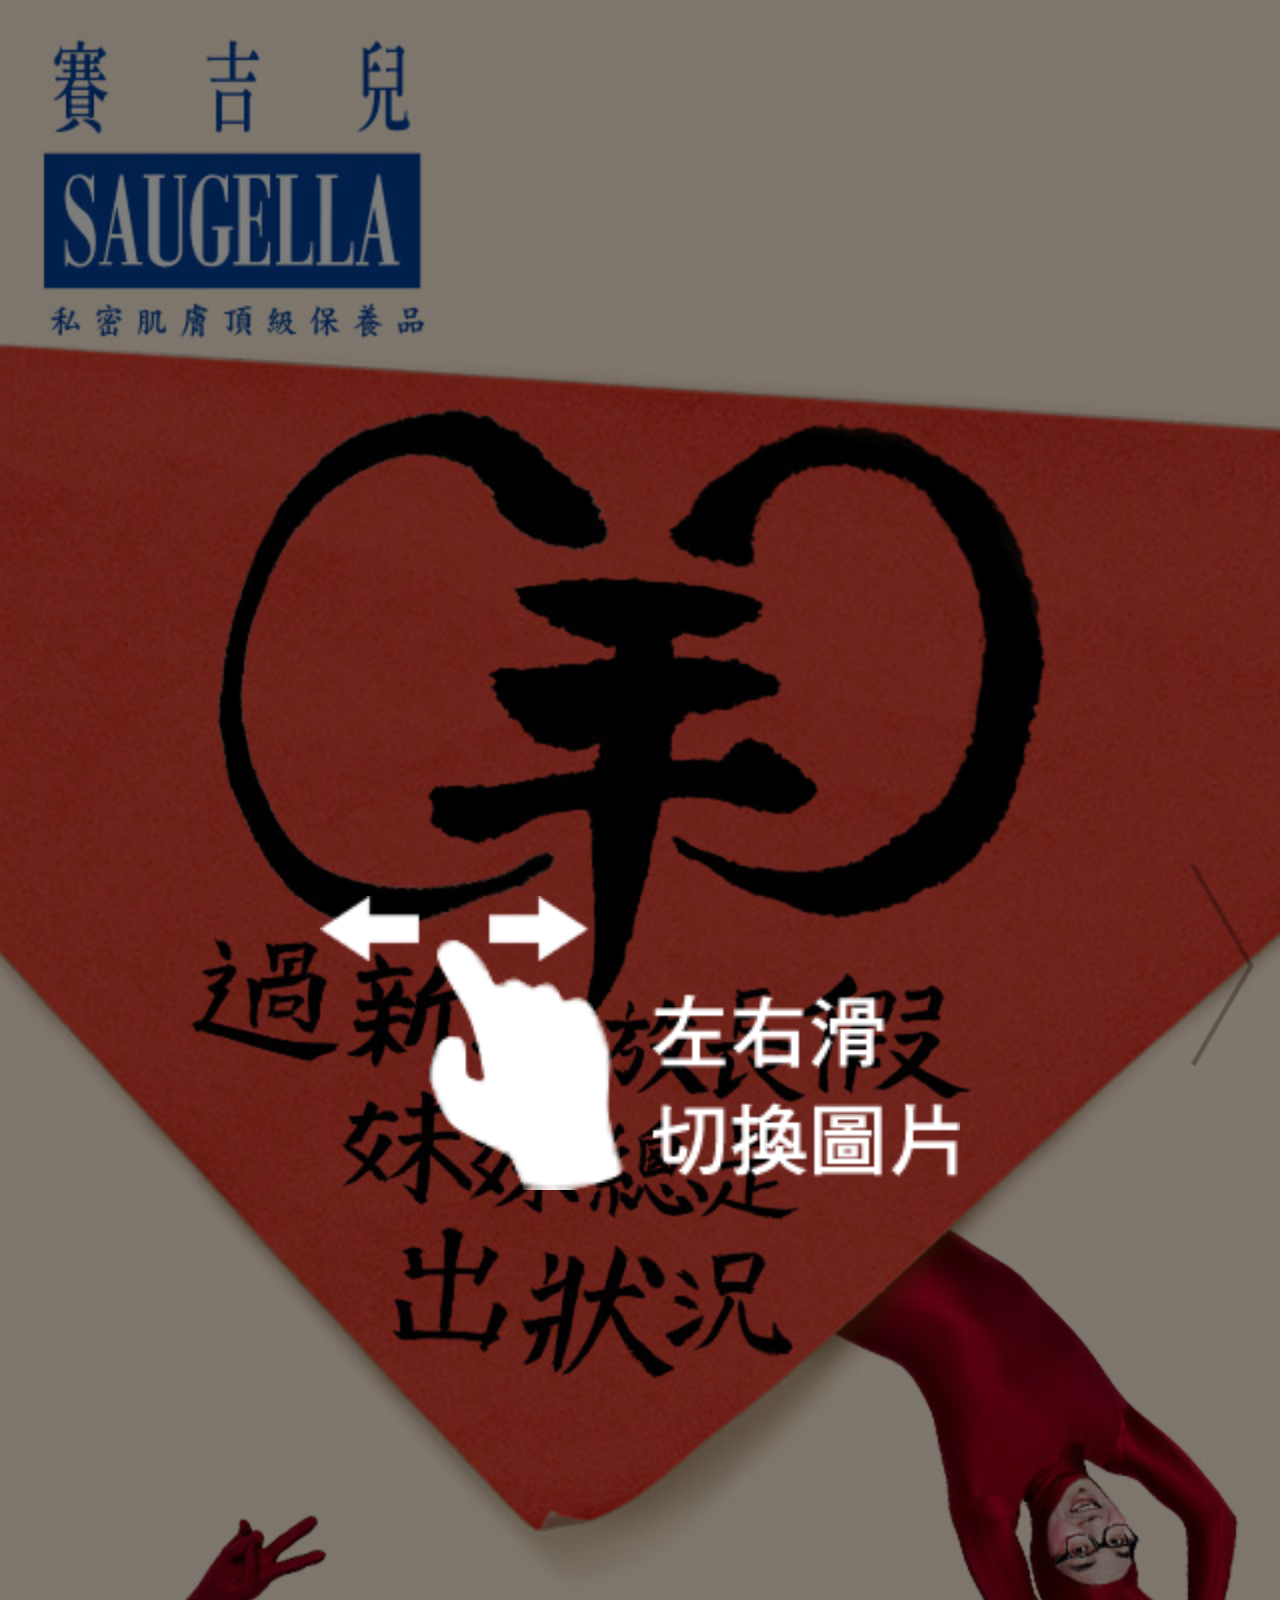
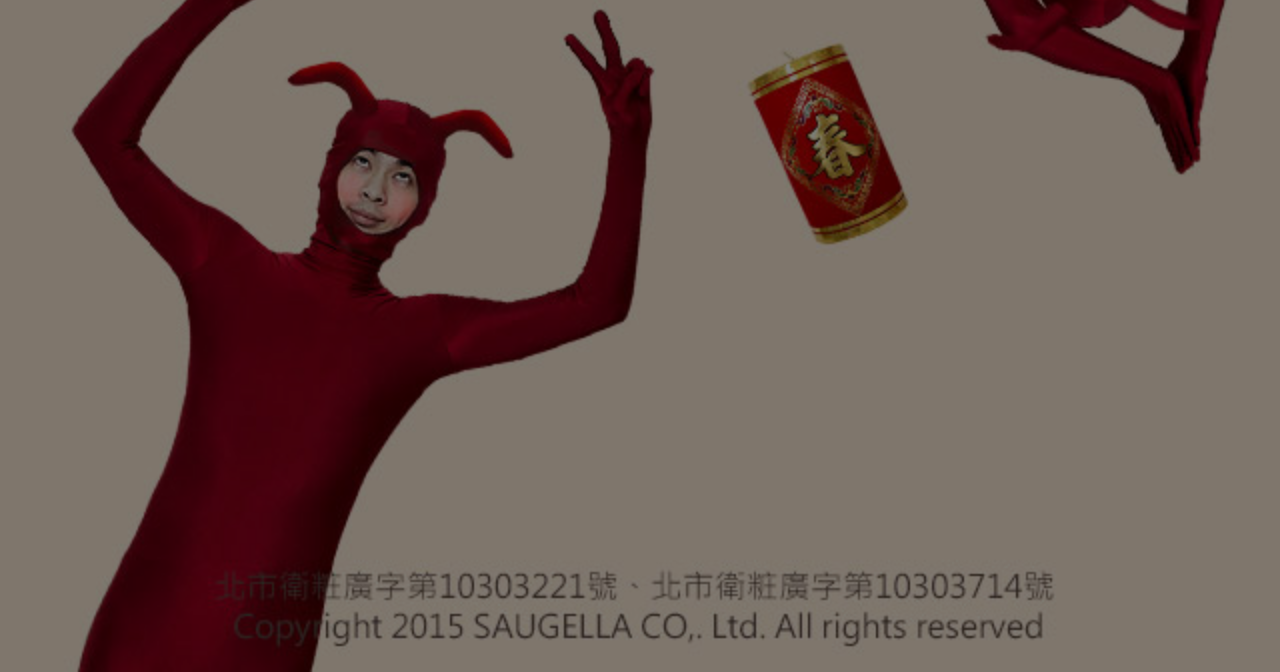
<file: index.html>
<!DOCTYPE html>
<html lang="zh-tw">
<head>
<meta content="text/html; charset=utf-8" http-equiv="Content-Type" />
<title>賽吉兒 | 不讓細菌過好年</title>
<!-- <meta content="width=device-width, initial-scale=1.0" name="viewport" /> -->
<meta property="og:type" content="website">
<meta content="賽吉兒 | 不讓細菌過好年" name="title" />
<meta content="Saugella,賽吉兒,菁萃潔浴凝露,清潔賽吉兒,保養賽吉兒,私密賽吉兒,妹妹賽吉兒,弱酸賽吉兒,天然乳酸賽吉兒,妹妹,私密,私處,陰部,弱酸,ph3.5,清潔,保養,黏膩,悶熱,癢癢,悶濕,白金三元素,潔淨,調理,酸平衡,阿爾卑斯山深層水,鼠尾草,天然乳酸"name="keywords" />
<meta content="過新年放長假，喜歡泡湯、穿緊身褲、久坐打麻將的女生們注意了，小心私密處悶久了孳生細菌，快來看看賽吉兒如何消滅它們！分享活動還能抽賽吉兒保養組唷^^" name="description" />
<meta property="og:title" content="賽吉兒 | 不讓細菌過好年" />
<meta property="og:description" content="過新年放長假，喜歡泡湯、穿緊身褲、久坐打麻將的女生們注意了，小心私密處悶久了孳生細菌，快來看看賽吉兒如何消滅它們！分享活動還能抽賽吉兒保養組唷^^" />
<meta property="og:url" content="http://saugella-cny.campaigns.com.tw/" />
<meta property="og:image" content="http://saugella-cny.campaigns.com.tw/img/fb.jpg" />
<link rel="short icon" href="img/16x16.ico">
<!--[if lt IE 9]>
<script src="//html5shiv.googlecode.com/svn/trunk/html5.js"></script>
<![endif]-->
<script src="scripts/bzDetect.js" type="text/javascript"></script>
<script type="text/javascript">
         if(navigator.platform.indexOf("Win") == 0 || navigator.platform.indexOf("Mac") == 0){
        } else {
            if (!Array.prototype.indexOf) {
                Array.prototype.indexOf = function (elt /*, from*/) {
                    var len = this.length >>> 0;
    
                    var from = Number(arguments[1]) || 0;
                    from = (from < 0)
                         ? Math.ceil(from)
                         : Math.floor(from);
                    if (from < 0)
                        from += len;
    
                    for (; from < len; from++) {
                        if (from in this &&
                            this[from] === elt)
                            return from;
                    }
                    return -1;
                };
            }
            var url=window.location.toString();
            var str="";
            if(url.indexOf("?")!=-1){
                window.location.href="m/?"+url.split("?")[1];
            } else {
                window.location.href="m/";
            }
        }

    </script>
<!--css-->
<link href="css/reset.css" rel="stylesheet" type="text/css"/>
<link href="css/all.css" rel="stylesheet" type="text/css"/>
</head>
<body ondragstart="return false;" onselectstart="return false;">
    <div class="display:none">
        <img src="img/loading.gif"/>
    </div>
    <div class="wrapper">
    <div class="content">
        <div class="cut cut1" start="0" end="42" middle="48">
            <div class="B1" scroll-start="1" scroll-end="10" scroll-start2="20" scroll-end2="33"><img src="img/B1.png"></div>
            <div class="A1" scroll-start="1" scroll-end="10" scroll-start2="20" scroll-end2="33"></div>
            <div class="M1" scroll-start="1" scroll-end="10" scroll-start2="20" scroll-end2="33"><img src="img/M1.png"></div>
            <div class="mask"></div>
            <div class="P1" scroll-start="7" scroll-end="11" scroll-start2="27" scroll-end2="42"><img src="img/P1.png"></div>
            <div class="kv" scroll-start="25" scroll-end="33"><img src="img/kv.png"></div>
            <div class="scrolltip" scroll-start="25" scroll-end="31" scroll-start2="31" scroll-end2="33"></div>
        </div>
        <div class="cut cut2" start="30" middle="48" end="65">
            <div class="B2" scroll-start="30" scroll-end="42" scroll-start2="52" scroll-end2="65"></div>
            <div class="A2" scroll-start="30" scroll-end="42" scroll-start2="52" scroll-end2="65"></div>
            <div class="M2" scroll-start="30" scroll-end="42" scroll-start2="52" scroll-end2="65"></div>
            <div class="w2-r" scroll-start="42" scroll-end="45" scroll-start2="52" scroll-end2="55"><img src="img/w2-r.png"></div>
            <div class="w2-l" scroll-start="42" scroll-end="45" scroll-start2="52" scroll-end2="55"><img src="img/w2-l.png"></div>
        </div>
        <div class="cut cut3" start="55" middle="78" end="100">
            <div class="MB3" scroll-start="58" scroll-end="74" scroll-start2="73" scroll-end2="77"><img src="img/MB3.png"></div>
            <div class="MBA3" scroll-start="73" scroll-end="76" scroll-start2="84" scroll-end2="100"></div>
            <div class="A3" scroll-start="58" scroll-end="74" scroll-start2="73" scroll-end2="77"><img src="img/A3.png"></div>
            <div class="w3-t" scroll-start="73" scroll-end="75" scroll-start2="84" scroll-end2="86"><img src="img/w3-t.png"></div>
            <div class="P2" scroll-start="58" scroll-end="74" scroll-start2="84" scroll-end2="94"><img src="img/P2.png"></div>
        </div>
        <div class="cut cut4" start="95" middle="111" end="133">
            <div class="M4" scroll-start="95" scroll-end="106" scroll-start2="116" scroll-end2="133"></div>
            <div class="B4" scroll-start="95" scroll-end="106" scroll-start2="116" scroll-end2="130"></div>
            <div class="A4" scroll-start="95" scroll-end="106" scroll-start2="116" scroll-end2="130"></div>
            <div class="w4-r" scroll-start="106" scroll-end="109" scroll-start2="116" scroll-end2="120"><img src="img/w4-r.png"></div>
            <div class="w4-l" scroll-start="106" scroll-end="109" scroll-start2="116" scroll-end2="120"><img src="img/w4-l.png"></div>
        </div>
        <div class="cut cut5" start="130" middle="146" end="165">
            <div class="P5" scroll-start="135" scroll-end="141" scroll-start2="155" scroll-end2="163"><img src="img/P2.png"></div>
            <div class="A5" scroll-start="130" scroll-end="141" scroll-start2="151" scroll-end2="165"></div>
            <div class="M5" scroll-start="130" scroll-end="141" scroll-start2="151" scroll-end2="165"></div>
            <div class="B5" scroll-start="130" scroll-end="141" scroll-start2="151" scroll-end2="165"></div>
            <div class="w5-r" scroll-start="140" scroll-end="143" scroll-start2="151" scroll-end2="153"><img src="img/w5-r.png"></div>
            <div class="w5-l" scroll-start="140" scroll-end="143" scroll-start2="151" scroll-end2="153"><img src="img/w5-l.png"></div>
        </div>
        <div class="cut cut6" start="149" middle="170" end="190">
            <div class="M6" scroll-start="153" scroll-end="165" scroll-start2="176" scroll-end2="188"></div>
            <div class="T6" scroll-start="149" scroll-end="163" scroll-start2="176" scroll-end2="190"><img src="img/T6.png"></div>
            <div class="A6" scroll-start="153" scroll-end="165" scroll-start2="176" scroll-end2="188"></div>
            <div class="B6" scroll-start="153" scroll-end="165" scroll-start2="176" scroll-end2="188"></div>
            <div class="w6-r" scroll-start="165" scroll-end="167" scroll-start2="176" scroll-end2="180"><img src="img/w6-r.png"></div>
            <div class="w6-l" scroll-start="165" scroll-end="167" scroll-start2="176" scroll-end2="180"><img src="img/w6-l.png"></div>
        </div>
        <div class="cut cut7" start="186" middle="201" end="222">
            <div class="MBA7" scroll-start="186" scroll-end="196"></div>
            <div class="P7" scroll-start="186" scroll-end="196" scroll-start2="196" scroll-end2="199"><img src="img/P2.png"></div>
            <div class="Pd8" scroll-start="211" scroll-end="218" scroll-start2="220" scroll-end2="222"><img src="img/Pd8.png"></div>
            <div class="P3_1" scroll-start="195" scroll-end="198" scroll-start2="197" scroll-end2="200"><img src="img/P3_1.png"></div>
            <div class="w7-t" scroll-start="196" scroll-end="199" scroll-start2="205" scroll-end2="207"><img src="img/w7-t.png"></div>
            <div class="w7-d" scroll-start="196" scroll-end="199" scroll-start2="205" scroll-end2="207"><img src="img/w7-d.png"></div>
            <div class="P3" scroll-start="196" scroll-end="206" scroll-start2="205" scroll-end2="210"><img src="img/P3.png"></div>
            <div class="P3_2" scroll-start="205" scroll-end="208" scroll-start2="211" scroll-end2="213"><img src="img/P3_2.png"></div>
            <div class="ss" scroll-start="205" scroll-end="208" scroll-start2="211" scroll-end2="213">
                <div class="s1"><img src="img/1.png"></div>
                <div class="s2"><img src="img/2.png"></div>
                <div class="s3"><img src="img/3.png"></div>
                <div class="s4"><img src="img/4.png"></div>
                <div class="s5"><img src="img/5.png"></div>
                <div class="s6"><img src="img/6.png"></div>
            </div>
        </div>
        <div class="cut cut8" scroll-start2="238" scroll-end2="245" start="222" middle="238" end="245">
            <div class="MBA8" scroll-start="222" scroll-end="224" scroll-start2="251" scroll-end2="245"></div>
            <div class="w8-r" scroll-start="225" scroll-end="228" scroll-start2="251" scroll-end2="245"><img src="img/w8-r.png"></div>
            <div class="w8-l" scroll-start="225" scroll-end="228" scroll-start2="251" scroll-end2="245"><img src="img/w8-l.png"></div>
        </div>
        <div class="cut cut9" start="245" middle="260" end="270">
            <div class="Pd9" scroll-start="245" scroll-end="247" scroll-start2="248" scroll-end2="250"><img src="img/Pd9.png"></div>
            <div class="w9-l" scroll-start="247" scroll-end="262" scroll-start2="263" scroll-end2="265"><img src="img/w9-l.png"></div>
            <div class="w9-r" scroll-start="255" scroll-end="258" scroll-start2="259" scroll-end2="261"><img src="img/w9-r.png"></div>
            <div class="ending">
                <div class="ending_FB" onclick="alert('感謝您的熱情參與，活動已於2/13結束，得獎名單將於2/26公佈於本活動網站，敬請期待！'); GT('index','clk','btn_share2');"></div>
                <div class="top"></div>
            </div>
        </div>
    </div>
    <div class="logo" onclick="outlink('off');GT('index','clk','btn_logo');"><img src="img/logo.png"></div>
    <div class="fb_share" onclick="alert('感謝您的熱情參與，活動已於2/13結束，得獎名單將於2/26公佈於本活動網站，敬請期待！');GT('index','clk','btn_share1');"></div>
    <div class="next"></div>
    <div class="music"></div>
    <div class="footer">Copyright 2015 SAUGELLA CO,. Ltd. All rights reserved
    </div>
    <div class="identify">北市衛粧廣字第10303221號、北市衛粧廣字第10303714號</br></div>
    <audio>
        <source src="music/m.mp3">
    </audio>
        <div class="menuBox">
            <div class="menu">
                <div class="nav" onclick="clickto('event');GT('menu ','clk','btn_m1');"><img src="img/menu0.png"></div>
                <div class="nav" onclick="clickto('list');GT('menu ','clk','btn_m2');"><img src="img/menu1.png"></div>
                <div class="nav" onclick="outlink('fb');GT('menu ','clk','btn_m3');"><img src="img/menu2.png"></div>
                <div class="nav" onclick="outlink('off');GT('menu ','clk','btn_m4');"><img src="img/menu3.png"></div>
                <div class="nav" onclick="outlink('shop');GT('menu ','clk','btn_m5');"><img src="img/menu4.png"></div>
            </div>
        </div>
    </div>
    <div class="lb">
        <div class="lbbg"></div>
        <div class="gu event">
            <div class="eclose" onclick="clickto('eclose');"><img src="img/close.png"></div>
            <div class="etit"><img src="img/etit.png"></div> 
            <div class="econtentBox">
                <div class="econtent"><img src="img/eventguide.png">
                    <a class="mail1" href="mailto:event@inspiredigital.com.tw"></a>
                </div>
            </div>
        </div>
        <div class="gu privicy">
            <div class="pclose" onclick="clickto('pclose');"><img src="img/close.png"></div>
            <div class="ptit"><img src="img/ptit.png"></div> 
            <div class="econtentBox">
                <div class="econtent"><img src="img/privicy.png">
                <a class="mail2" href="mailto:event@inspiredigital.com.tw"></a>
                </div>
            </div>
        </div>
        <div class="part part1">
            <div class="partbg"></div>
            <div class="close close1" onclick="clickto('close1');"><img src="img/close.png"></div>
            <div class="liketit"><img src="img/liketit.png"></div> 
            <iframe class="page" src="http://www.facebook.com/plugins/likebox.php?href=https%3A%2F%2Fwww.facebook.com%2FSAUGELLA.TAIWAN&amp;width&amp;height=258&amp;colorscheme=light&amp;show_faces=true&amp;header=false&amp;stream=false&amp;show_border=false&amp;appId=1551365315120321" scrolling="no" frameborder="0" style="border:none; overflow:hidden; height:258px;" allowTransparency="true"></iframe> 
        </div>
        <div class="part part2">
            <div class="partbg"></div>
            <div class="sharetit"><img src="img/sharetit.png"></div> 
            <div class="sharebtn" onclick="clickto('sharebtn');"><img src="img/sharebtn.gif"></div>
            <div class="noshare" onclick="clickto('noshare');"><img src="img/noshare.png"></div>
        </div>
        <div class="part part3">
            <div class="partbg"></div>
            <div class="close close3" onclick="clickto('close3');"><img src="img/close.png"></div>
            <div class="filetit"><img src="img/filetit.png"></div>
            <div class="form">
                <form class="q-text" name="q-text" id="q-text">
                    <input type="text" id="Name"  name="Name"   maxlength="20" class="textstyle">
                    <input type="text" id="tel" name="tel"  maxlength="10" class="textstyle" >
                    <input type="text" name="email" id="email" maxlength="50" class="textstyle">
                    <select id="zone1" name="zone1" class="zone1style">
                    </select>
                    <select id="zone2" name="zone2" class="zone2style">
                    </select>
                    <input type="text" name="address"  id="address"  maxlength="50" class="textstyle">
                    <input  id="zipcode" name="zipcode" type="text" class="zipcode"  disabled="disabled" style="display:none"/>
                    <div class="checkbox">
                        <input type="checkbox" name="readRule" id="readRule">
                    </div>
                </form>
            </div>
            <a class="openp" onclick="clickto('openp');">個資蒐集聲明</a>
            <div class="send" onclick="checkStep1form();"><img src="img/send.gif"></div>
        </div>
    </div>
    <div class="loading">
        <div class="loadingbg"></div>
        <div class="loadingicon">
            <img src="img/loading.gif"/>
        </div>
    </div>

</body>
<script src="scripts/modernizr-latest.js" type="text/javascript"></script>
<script src="scripts/jquery-1.10.2.min.js" type="text/javascript"></script>
<script src="scripts/jquery.easing.1.3.min.js" type="text/javascript"></script>
<script src="scripts/jquery.jscrollpane.js" type="text/javascript"></script>
<script src="scripts/jquery.mousewheel.min.js" type="text/javascript"></script>
<script src="js/tracking.js" type="text/javascript"></script>
<script src="js/check.js"  type="text/javascript"></script>
<script src="js/address.js"  type="text/javascript"></script>
<script src="js/index.js" type="text/javascript"></script>
<script src="js/fb.js" type="text/javascript"></script>
<script>
    if(isIE8){
        $('div.music').hide();

    }else{
        var audioObj = document.getElementsByTagName('audio')[0],
             musicState = 0;

        $.aniMusicObj = $({aniVolumn:0.8});
        audioObj.addEventListener('ended', function(){
            this.currentTime = 0;
            this.play();
        }, false);
        audioObj.play();
        audioObj.volume = 0.8;

        $('div.music').click(function(){
            if(musicState == 0){
                $(this).css({'background-position':-15+'px  '+0});
                musicState = 1;
                $.aniMusicObj.stop().animate(
                    {aniVolumn:0},{
                        step:function(now,fx){
                            audioObj.volume = now;
                        },
                        duration:500,
                        complete:function(){
                            audioObj.pause();
                        }
                    });
            }else{
                $(this).css({'background-position':0+' '+0});
                musicState = 0;
                $.aniMusicObj.stop().animate(
                {aniVolumn:0.8},
                    {
                        step:function(now,fx){
                            audioObj.volume = now;
                        },
                        duration:500,
                        complete:function(){
                            audioObj.play();
                        }
                });
            }

        });


    

    }
</script>
</html>
</file>
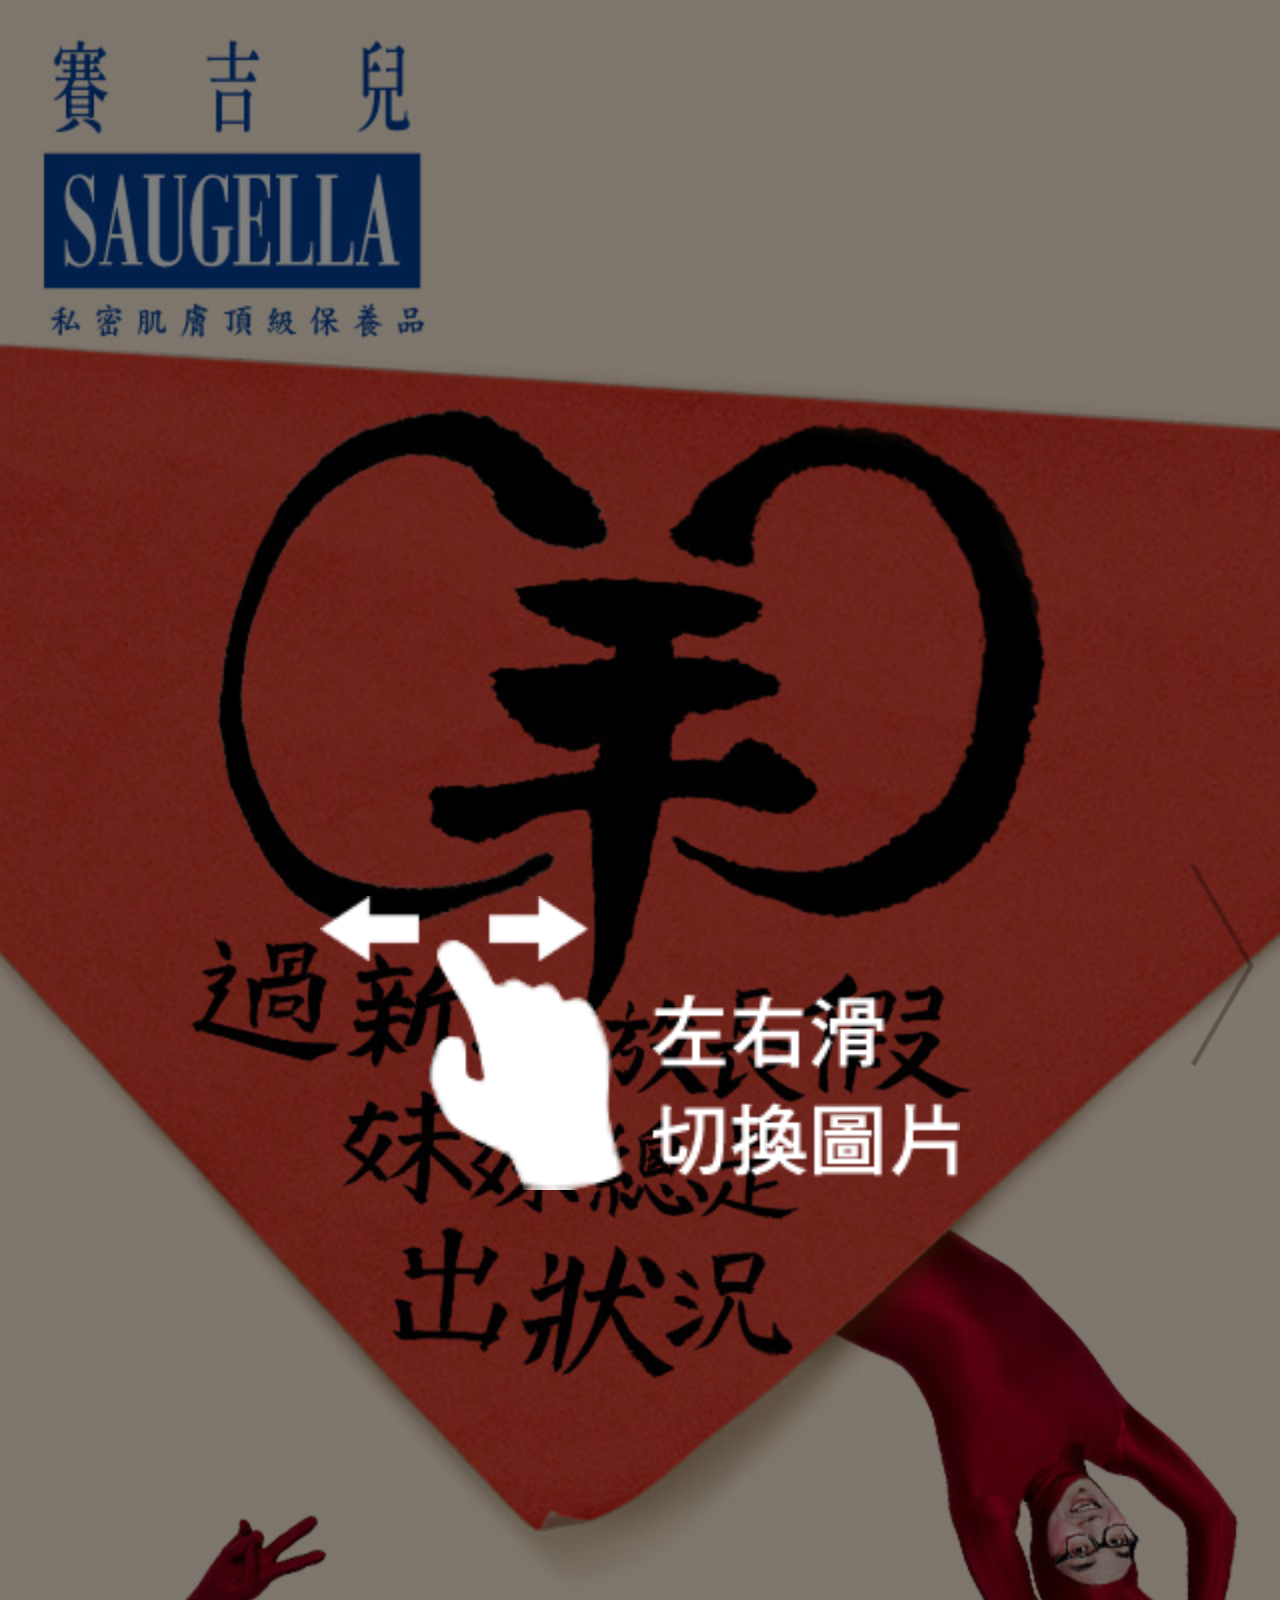
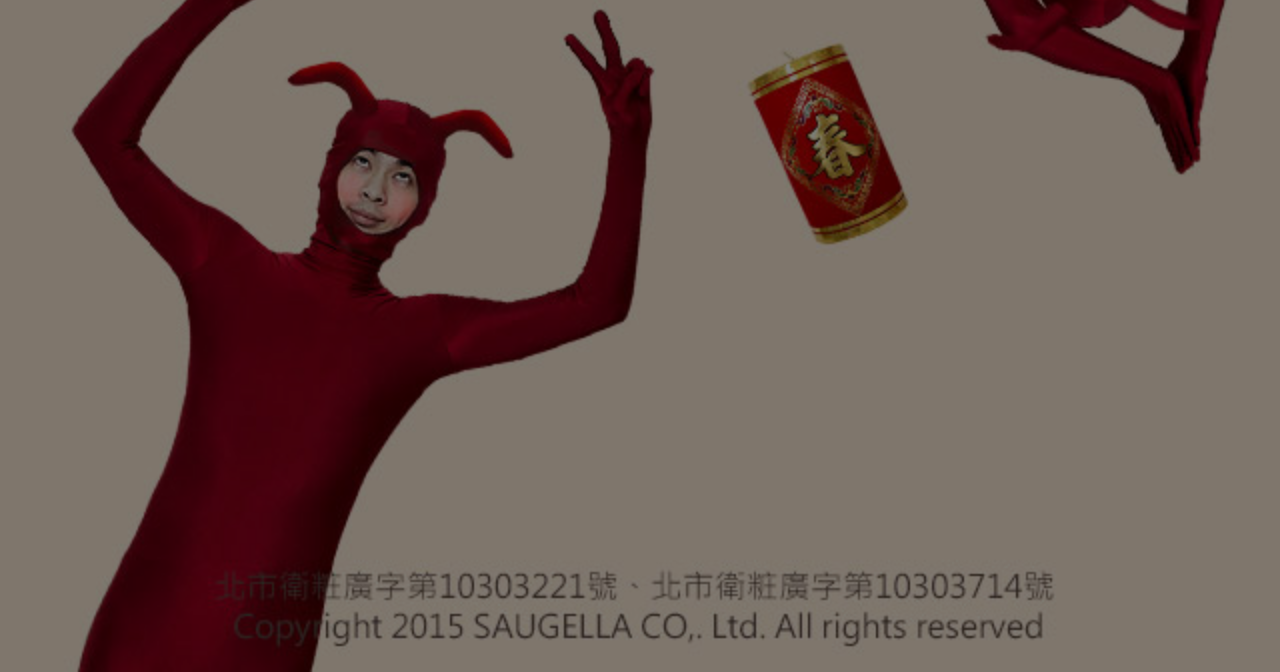
<file: m/index.html>
<!DOCTYPE html>
<html lang="zh-tw">
<head>
<meta content="text/html; charset=utf-8" http-equiv="Content-Type" />
<title>賽吉兒 | 不讓細菌過好年</title>
<meta name="viewport" content="width=device-width; initial-scale=1.0; maximum-scale=1.0; user-scalable=0;">
<meta property="og:type" content="website">
<meta content="賽吉兒 | 不讓細菌過好年" name="title" />
<meta content="Saugella,賽吉兒,菁萃潔浴凝露,清潔賽吉兒,保養賽吉兒,私密賽吉兒,妹妹賽吉兒,弱酸賽吉兒,天然乳酸賽吉兒,妹妹,私密,私處,陰部,弱酸,ph3.5,清潔,保養,黏膩,悶熱,癢癢,悶濕,白金三元素,潔淨,調理,酸平衡,阿爾卑斯山深層水,鼠尾草,天然乳酸"name="keywords" />
<meta content="過新年放長假，喜歡泡湯、穿緊身褲、久坐打麻將的女生們注意了，小心私密處悶久了孳生細菌，快來看看賽吉兒如何消滅它們！分享活動還能抽賽吉兒保養組唷^^" name="description" />
<meta property="og:title" content="賽吉兒 | 不讓細菌過好年" />
<meta property="og:description" content="過新年放長假，喜歡泡湯、穿緊身褲、久坐打麻將的女生們注意了，小心私密處悶久了孳生細菌，快來看看賽吉兒如何消滅它們！分享活動還能抽賽吉兒保養組唷^^" />
<meta property="og:url" content="http://saugella-cny.campaigns.com.tw/m/" />
<meta property="og:image" content="http://saugella-cny.campaigns.com.tw/img/fb.jpg" />
<link rel="short icon" href="img/16x16.ico">
<!--[if lt IE 9]>
<script src="//html5shiv.googlecode.com/svn/trunk/html5.js"></script>
<![endif]-->
<script src="scripts/JerJerDetect.js" type="text/javascript"></script>
<script type="text/javascript">
        // if(navigator.platform.indexOf("Win") == 0 || navigator.platform.indexOf("Mac") == 0){
        // 	var url=window.location.toString();
        //     var str="";
        // 	if(url.indexOf("?")!=-1){
        //         window.location.href="//saugella-cny.campaigns.com.tw/?"+url.split("?")[1];
        //     } else {
        //         window.location.href="//saugella-cny.campaigns.com.tw/";
        //     }
        // } else {
        // }
    </script>
<!-- <script src="scripts/zepto.min.js" type="text/javascript"></script> -->
<script src="scripts/jquery-1.10.2.min.js" type="text/javascript"></script>
<script src="scripts/jquery.ui.touch-punch.min.js"></script>
<script src="js/jquery.swipe-events.js" type="text/javascript"></script>
<link href="css/index.css" rel="stylesheet" type="text/css"/>
<script>
	 (function(i,s,o,g,r,a,m){i['GoogleAnalyticsObject']=r;i[r]=i[r]||function(){
  (i[r].q=i[r].q||[]).push(arguments)},i[r].l=1*new Date();a=s.createElement(o),
  m=s.getElementsByTagName(o)[0];a.async=1;a.src=g;m.parentNode.insertBefore(a,m)
  })(window,document,'script','//www.google-analytics.com/analytics.js','ga');

  ga('create', 'UA-58841958-1', 'auto');
  ga('send', 'pageview');
  GT('index' , 'pv','c1_pv_m');


 function GT(category,action,label){
 	//console.log(category+";"+action+";"+label)
    ga('send','event',category,action,label, 1);  
 }


</script>
</head>
<body ondragstart="return false;" onselectstart="return false;">
	<div class="wrapper">
		<div class="outer">
			<img src="img/0.jpg" style="position: relative">
			<div class="pageBox">
				<div class="page p0"><img src="img/0.jpg"></div>
				<div class="page p1"><img src="img/1.jpg"></div>
				<div class="page p2"><img src="img/2.jpg"></div>
				<div class="page p3"><img src="img/3.jpg"></div>
				<div class="page p4"><img src="img/4.jpg"></div>
				<div class="page p5"><img src="img/5.jpg"></div>
				<div class="page p6"><img src="img/6.jpg"></div>
				<div class="page p7"><img src="img/7.jpg"></div>
				<div class="page p8"><img src="img/8.jpg"></div>
			</div>
			<div class="btn" onclick="window.open('//goo.gl/rzu86p','_blank'); GT('index' , 'clk','btn_shop_m'); "><img src="img/btn.png"></div>
			<div class="left"><img src="img/left.png"></div>
			<div class="right"><img src="img/right.png"></div>
			<div class="off" onclick="window.open('//www.saugella.com.tw/home.asp','_blank');GT('index' , 'clk','btn_logo_m');"></div>
			<div class="cue">
				<div class="cuepic"><img src="img/cue.png"></div>
			</div>
		</div>
	</div>
</body>
<script type="text/javascript">
	var pagenow = 1;
	var Events = {
        SWIPE_LEFT          : 'swipeLeft',
        SWIPE_RIGHT         : 'swipeRight',
    }
    $('.outer').swipeEvents();
    $('.outer').bind( Events.SWIPE_LEFT , nextFun);
    $('.outer').bind( Events.SWIPE_RIGHT, preFun);
    $('.right').click(nextFun);
    $('.left').click(preFun);
    
    var start = setInterval(function(){
    	if(pagenow == 9){
    		$('.pageBox').css({'left': 0+'%'},500);
    		$('.outer').removeAttr('style');
    		$('.btn').fadeOut(200);
    		pagenow = 1;
    		GT('index' , 'pv','c'+pagenow+'_pv_m');
    		$('.right').fadeIn();
	    	$('.left').fadeOut();
    	}else{
	    	$('.right').trigger('click');   		
    	}
     },2000); 

    function nextFun(){	
    	if(!$('.pageBox').is(':animated')){
    		pagenow++;
	    	if(pagenow>9){ pagenow = 9;
	    	}else{
    		GT('index' , 'pv','c'+pagenow+'_pv_m');
	    		$('.pageBox').stop().animate({'left': '-='+100+'%'},500);
	    	}
	    	if(pagenow == 9){
	    		$('.outer').css({'overflow':'visible'});
	    		$('.right').fadeOut();
	    		$('.left').fadeIn();
	    	}
	    	if(pagenow >0 ){
	    		$('.btn').fadeIn(200);
	    	}
	    	if(pagenow==0) $('.right').fadeIn();
    	}
    }
    function preFun(){
    	if(!$('.pageBox').is(':animated')){
	    	pagenow--;
    		
	    	if(pagenow == 8){
	    		$('.outer').removeAttr('style');
	    	}
	    	if(pagenow < 2){
	    		$('.btn').fadeOut(200);
	    		$('.right').fadeIn();
	    		$('.left').fadeOut();
	    	}
	    	if(pagenow<1) {pagenow = 1}
	    	else{
	    		GT('index' , 'pv','c'+pagenow+'_pv_m');
	    		$('.pageBox').stop().animate({'left': '+='+100+'%'},500);
	    	}
	    }
    }
</script>
</html>
</file>
<file: css/all.css>
﻿html,body,div,span,applet,object,iframe,h1,h2,h3,h4,h5,h6,p,blockquote,pre,a,abbr,acronym,address,big,cite,code,del,dfn,em,img,ins,kbd,q,s,samp,small,strike,strong,sub,sup,tt,var,b,u,i,center,dl,dt,dd,ol,ul,li,fieldset,form,label,legend,table,caption,tbody,tfoot,thead,tr,th,td,article,aside,canvas,details,embed,figure,figcaption,footer,header,hgroup,menu,nav,output,ruby,section,summary,time,mark,audio,video{margin:0;padding:0;border:0;font:inherit;font-size:100%;vertical-align:baseline}html{line-height:1}ol,ul{list-style:none}table{border-collapse:collapse;border-spacing:0}caption,th,td{text-align:left;font-weight:normal;vertical-align:middle}q,blockquote{quotes:none}q:before,q:after,blockquote:before,blockquote:after{content:"";content:none}a img{border:none}article,aside,details,figcaption,figure,footer,header,hgroup,main,menu,nav,section,summary{display:block}.wrapper .fb_share,.cut1 .A1,.cut1 .scrolltip,.cut2 .B2,.cut2 .A2,.cut2 .M2,.cut3 .MBA3,.cut4 .B4,.cut4 .A4,.cut4 .M4,.cut5 .B5,.cut5 .A5,.cut5 .M5,.cut6 .M6,.cut6 .B6,.cut6 .A6,.cut7 .MBA7,.cut8 .MBA8,.cut9 .top,.cut9 .ending_FB{background-position:0 0;background-repeat:no- repeat;-moz-animation:play 0.8s steps(2) infinite;-webkit-animation:play 0.8s steps(2) infinite;animation:play 0.8s steps(2) infinite}.lb .gu .econtent .mail1,.lb .gu .econtent .mail2{width:195px;height:15px;position:absolute}@-moz-keyframes play{from{background-position:0 0}to{background-position:-200% 0}}@-webkit-keyframes play{from{background-position:0 0}to{background-position:-200% 0}}@keyframes play{from{background-position:0 0}to{background-position:-200% 0}}html{width:100%;height:100%}html body{width:100%;height:100%;min-width:1000px;min-height:600px;position:relative}a{text-decoration:none;color:#000}.loading,.loading .loadingbg{width:100%;height:100%;left:0;top:0}.loading{position:fixed}.loading .loadingbg{position:absolute;background:#ffedd9}.loading .loadingicon{position:absolute;width:30%;height:30%;left:0;right:0;top:0;bottom:0;margin:auto;text-align:center}.loading .loadingicon img{position:absolute;left:0px;right:0px;top:0px;bottom:0px;margin:auto}.wrapper{position:fixed;background:#ffedd9;width:100%;height:100%;top:0;left:0}.wrapper .content{width:1000px;height:100%;margin:0 auto;position:relative}.wrapper .logo{position:fixed;left:15px;top:15px;cursor:pointer}.wrapper .next{cursor:pointer;width:48px;height:46px;background-position:0 0;background-repeat:no-repeat;background-image:url(../img/next.png);position:absolute;bottom:40px;left:50%;margin-left:-24px;display:none}.wrapper .fb_share{width:101px;height:153px;background-image:url(../img/fb_share.png);position:fixed;bottom:15px;left:15px;cursor:pointer}.wrapper .music{width:15px;height:23px;background-position:0 0;background-repeat:no-repeat;background-image:url(../img/audio.png);position:fixed;right:15px;bottom:38px}.wrapper .footer{position:fixed;right:15px;bottom:15px;line-height:20px;text-align:right;font-weight:normal;font-size:12px;font-family:"微軟正黑體"}.wrapper .identify{position:fixed;left:15px;bottom:15px;line-height:20px;text-align:right;font-weight:normal;font-size:12px;font-family:"微軟正黑體";display:none}.wrapper .menu{position:fixed;right:0;top:177px}.wrapper .nav{position:relative;width:60px;height:60px;cursor:pointer}.wrapper .nav img{position:absolute;right:0}.cut{width:100%;height:100%;position:absolute;top:-20px}.cut1 .B1{position:absolute;top:50px;left:220px}.cut1 .A1{width:148px;height:552px;background-image:url(../img/A1.png);position:absolute;top:-200px;left:190px}.cut1 .M1{position:absolute;top:-325px;left:285px}.cut1 .mask{position:absolute;width:100%;height:27%;min-height:75px;background:#ffedd9;top:-7%;left:0}.cut1 .kv{position:absolute;top:40px;left:-30px}.cut1 .scrolltip{width:138px;height:39px;background-image:url(../img/scrolltip.png);position:absolute;top:550px;left:50%;margin-left:-69px;z-index:2;cursor:pointer}.cut1 .P1{position:absolute;top:340px;left:555px}.cut2{display:none}.cut2 .B2{width:296px;height:457px;position:absolute;top:74px;right:-1040px;background-image:url(../img/B2.png)}.cut2 .A2{width:249px;height:430px;background-image:url(../img/A2.png);position:absolute;top:74px;left:-1040px}.cut2 .M2{width:351px;height:619px;background-image:url(../img/M2.png);position:absolute;top:1140px;left:340px}.cut2 .w2-r{position:absolute;top:102px;right:16px;display:none}.cut2 .w2-l{position:absolute;top:152px;left:25px;display:none}.cut3{display:none}.cut3 .A3{position:absolute;top:-1000px;left:313px}.cut3 .MB3{position:absolute;top:1150px;left:95px}.cut3 .MBA3{position:absolute;top:218px;left:95px;display:none;width:758px;height:668px;background-image:url(../img/MBA3.png)}.cut3 .w3-t{position:absolute;top:70px;left:3px;display:none}.cut3 .P2{position:absolute;top:523px;right:116px;display:none}.cut4{display:none}.cut4 .B4{position:absolute;top:190px;right:-1070px;width:356px;height:467px;background-image:url(../img/B4.png)}.cut4 .A4{position:absolute;top:110px;left:-1075px;width:379px;height:613px;background-image:url(../img/A4.png)}.cut4 .M4{position:absolute;top:-500px;left:363px;width:278px;height:465px;background-image:url(../img/M4.png)}.cut4 .w4-r{position:absolute;top:110px;right:10px;display:none}.cut4 .w4-l{position:absolute;top:143px;left:0px;display:none}.cut5{display:none}.cut5 .B5{position:absolute;top:1050px;right:163px;width:291px;height:486px;background-image:url(../img/B5.png)}.cut5 .A5{position:absolute;top:40px;right:-1040px;width:398px;height:392px;background-image:url(../img/A5.png)}.cut5 .M5{position:absolute;top:150px;left:-1040px;width:442px;height:532px;background-image:url(../img/M5.png)}.cut5 .P5{position:absolute;top:478px;right:58px;display:none}.cut5 .w5-r{position:absolute;top:104px;right:15px;display:none}.cut5 .w5-l{position:absolute;top:146px;left:19px;display:none}.cut6{display:none}.cut6 .M6{position:absolute;top:-1000px;left:407px;width:271px;height:407px;background-image:url(../img/M6.png)}.cut6 .B6{position:absolute;top:-995px;right:160px;width:278px;height:486px;background-image:url(../img/B6.png)}.cut6 .T6{position:absolute;top:1150px;left:226px}.cut6 .A6{position:absolute;top:-1000px;left:193px;width:226px;height:507px;background-image:url(../img/A6.png)}.cut6 .w6-r{position:absolute;top:130px;right:30px;display:none}.cut6 .w6-l{position:absolute;top:135px;left:6px;display:none}.cut7{display:none}.cut7 .MBA7{position:absolute;top:87px;left:-1040px;width:478px;height:438px;background-image:url(../img/MBA7.png)}.cut7 .P3{position:absolute;top:137px;right:70px;display:none}.cut7 .P3_1{position:absolute;top:204px;right:102px;display:none}.cut7 .P3_2{position:absolute;top:256px;right:16px;display:none}.cut7 .ss{display:none}.cut7 .s1{position:absolute;top:156px;right:-31px}.cut7 .s2{position:absolute;top:0px;left:465px}.cut7 .s3{position:absolute;top:180px;left:330px}.cut7 .s4{position:absolute;top:393px;left:287px}.cut7 .s5{position:absolute;top:147px;right:345px}.cut7 .s6{position:absolute;top:190px;right:95px}.cut7 .P7{position:absolute;top:420px;right:58px;display:none}.cut7 .Pd8{position:absolute;top:132px;right:115px;display:none}.cut7 .w7-t{position:absolute;top:38px;left:44px;display:none}.cut7 .w7-t img{width:440px}.cut7 .w7-d{position:absolute;top:502px;left:109px;display:none}.cut8{display:none}.cut8 .MBA8{position:absolute;top:40px;left:140px;width:722.5px;height:619px;background-image:url(../img/MBA8.png)}.cut8 .w8-r{position:absolute;top:82px;right:53px;display:none}.cut8 .w8-l{position:absolute;top:134px;left:32px;display:none}.cut9 .ending{display:none}.cut9 .top{width:125px;height:100px;background-image:url(../img/top.png);position:absolute;top:510px;left:526px;cursor:pointer}.cut9 .ending_FB{width:155px;height:97px;background-image:url(../img/ending_FB.png);position:absolute;top:510px;left:364px;cursor:pointer}.cut9 .Pd9{position:absolute;top:85px;left:244px;display:none}.cut9 .w9-l{position:absolute;top:163px;left:24px;filter:progid:DXImageTransform.Microsoft.Alpha(Opacity=0);opacity:0;display:none}.cut9 .w9-r{position:absolute;top:46px;right:29px;display:none}.lb{position:fixed;z-index:3;display:none;width:100%;height:100%;top:0;left:0;background:rgba(0,0,0,0.7)}.lb .part1{display:none}.lb .part2{display:none}.lb .part3{display:none}.lb .part{width:450px;height:450px;position:relative;margin:100px auto}.lb .part .partbg{width:450px;height:450px;position:absolute;left:0;top:0;background:#e71805;-moz-transform:rotate(44deg);-ms-transform:rotate(44deg);-webkit-transform:rotate(44deg);transform:rotate(44deg)}.lb .part .close{position:absolute;top:-72px;left:206px;cursor:pointer}.lb .part .liketit{position:absolute;top:7px;left:126px}.lb .part .page{position:absolute;top:116px;left:76px;background:#fff}.lb .part .sharetit{position:absolute;top:76px;left:55px}.lb .part .noshare{position:absolute;top:324px;left:185px;cursor:pointer}.lb .part .sharebtn{position:absolute;top:262px;left:157px;cursor:pointer}.lb .part .filetit{position:absolute;top:20px;left:125px}.lb .part .form{position:absolute;top:117px;left:50px;width:328px;height:242px;background-position:0 0;background-repeat:no-repeat;background-image:url(../img/formbg.png)}.lb .part .form form{width:270px;height:100%;position:absolute;left:50px;top:6px}.lb .part .form input{width:270px;height:28px;margin-bottom:5px;background:transparent;outline:none;border:none}.lb .part .form select{height:28px;margin:3px 1px 5px 0;background:transparent;outline:none;border:none;-moz-appearance:none;-webkit-appearance:none}.lb .part .form .zone1style{width:123px}.lb .part .form .zone2style{width:139px}.lb .part .form .checkbox{position:absolute;top:184px;left:-5px}.lb .part .form .checkbox input{width:17px;height:17px}.lb .part .openp{position:absolute;left:212px;top:311px;color:#014099;font-weight:bold;font-size:13px;font-family:"微軟正黑體";line-height:14px;cursor:pointer}.lb .part .send{position:absolute;left:155px;top:380px;cursor:pointer}.lb .event{display:none}.lb .privicy{display:none}.lb .gu{width:871px;height:418px;position:relative;margin:0 auto;top:74px;background-position:0 0;background-repeat:no-repeat;background-image:url(../img/eventbg.png)}.lb .gu .etit{position:absolute;top:39px;left:326px}.lb .gu .ptit{position:absolute;top:39px;left:172px}.lb .gu .econtentBox{width:764px;height:270px;position:absolute;top:110px;left:72px;overflow-y:auto;overflow-x:hidden}.lb .gu .eclose{position:absolute;right:25px;top:25px;cursor:pointer}.lb .gu .pclose{position:absolute;right:25px;top:25px;cursor:pointer}.lb .gu .econtent{position:absolute;left:0;top:0}.lb .gu .econtent .mail1{top:1420px;right:267px}.lb .gu .econtent .mail2{top:240px;right:98px}
.cover {width: 100%; height: 100%; position: fixed; top: 0; left: 0; display:none;}
.coverbg {width: 100%; height: 100%; background-color: #000; filter:progid:DXImageTransform.Microsoft.Alpha(Opacity=70);opacity:0.7;}
.winnerbg {width: 866px; height: 413px; background: url(../img/winnerbg.png) 0 0 no-repeat; position: absolute; top: 0; left: 0; bottom: 0; right: 0; margin: auto }
.winnerpd {position: absolute; top: 97px; left: 40px}
.winnerpd div {position: absolute; top: 0; left: 0}
.winnnerbtn {position: absolute; top: 14px; right: 250px;}
.winnnerbtn div {cursor: pointer; width: 96px; height: 25px; background-color: #a91708; font: normal 12px/25px '微軟正黑體'; text-align: center; color: #fcd9c6; margin-top: 8px}
.winnnerbtn div:hover {color: #eb1906}
.winnerclose {position: absolute; top: 20px; right: 20px; cursor: pointer;}
.w_content {position: absolute; width: 570px; height: 290px; overflow-y: auto; top: 100px; ;left: 266px;}
.w_content .l_c,.w_content .r_c {width: 266px; position: absolute; color: #fff; font: normal 14px/14px '微軟正黑體' }
.l_c {left: 0}
.r_c {right: 0}
.winner_one {position: relative; width: 100%; margin-bottom: 10px;}
.winner_one span {margin-right: 15px}
.w2 {display: none}
.winnerpd2 {display: none}
</file>
<file: m/css/index.css>
/* http://meyerweb.com/eric/tools/css/reset/ 
   v2.0 | 20110126
   License: none (public domain)
*/

html, body, div, span, applet, object, iframe,
h1, h2, h3, h4, h5, h6, p, blockquote, pre,
a, abbr, acronym, address, big, cite, code,
del, dfn, em, img, ins, kbd, q, s, samp,
small, strike, strong, sub, sup, tt, var,
b, u, i, center,
dl, dt, dd, ol, ul, li,
fieldset, form, label, legend,
table, caption, tbody, tfoot, thead, tr, th, td,
article, aside, canvas, details, embed, 
figure, figcaption, footer, header, hgroup, 
menu, nav, output, ruby, section, summary,
time, mark, audio, video {
	margin: 0;
	padding: 0;
	border: 0;
	font-size: 100%;
	font: inherit;
	vertical-align: baseline;
}
/* HTML5 display-role reset for older browsers */
article, aside, details, figcaption, figure, 
footer, header, hgroup, menu, nav, section {
	display: block;
}
body {
	line-height: 1;
}
ol, ul {
	list-style: none;
}
blockquote, q {
	quotes: none;
}
blockquote:before, blockquote:after,
q:before, q:after {
	content: '';
	content: none;
}
table {
	border-collapse: collapse;
	border-spacing: 0;
}
html,body {width: 100%; height: 100%; position: absolute; top: 0; left: 0;}
img {width: 100%; position: relative; top: 0;left: 0;}
.wrapper {width: 100%; height: 100%; position: absolute; top: 0; left: 0; font-size: 0}
.outer {position: absolute; width: 100%; left: 0; top: 0; overflow: hidden;}
.pageBox {width: 900%; position: absolute; left: 0; top: 0; clear: left;}
.page {width: 11.1111%; position: relative; top: 0; font-size: 0; float: left;}
.p8 {padding-bottom: 0; //display: none; }
.intro {width: 100%; position: absolute; left: 0; top: 0; font-size: 0; display: none}
.btn {width: 86%; position: absolute; top: 58%; left: 7%; display: none;}
.p {width:11.1111%; height: 56.7%; position: absolute; top:0; left: 0}
.right {width: 5%; position: absolute; right: 2%; top: 38%;}
.left {width: 5%; position: absolute; left: 2%; top: 38%; display: none;}
.right img, .left img {animation-duration: 1s;  animation-name: show;  animation-iteration-count: infinite;
-webkit-animation-duration: 1s;  -webkit-animation-name: show;  -webkit-animation-iteration-count: infinite;}
.off{width: 31%; height: 15%; position: absolute; top: 0%; left: 3%; cursor: pointer}
.cue {position: absolute; top: 0; left: 0; width: 100%; height: 100%; background: rgba(0,0,0,.5)}
.cuepic {width: 50%; position: relative; margin: 70% auto;}

@-webkit-keyframes show {
  0% {
   opacity: 1;
   filter: alpha(opacity = 100);
  }

  50%{
     opacity: 0;
     filter: alpha(opacity = 0);
  }
}

@-moz-keyframes show {
  from {
    display: block;
  }

  to {
    display: none;
  }
}
</file>
